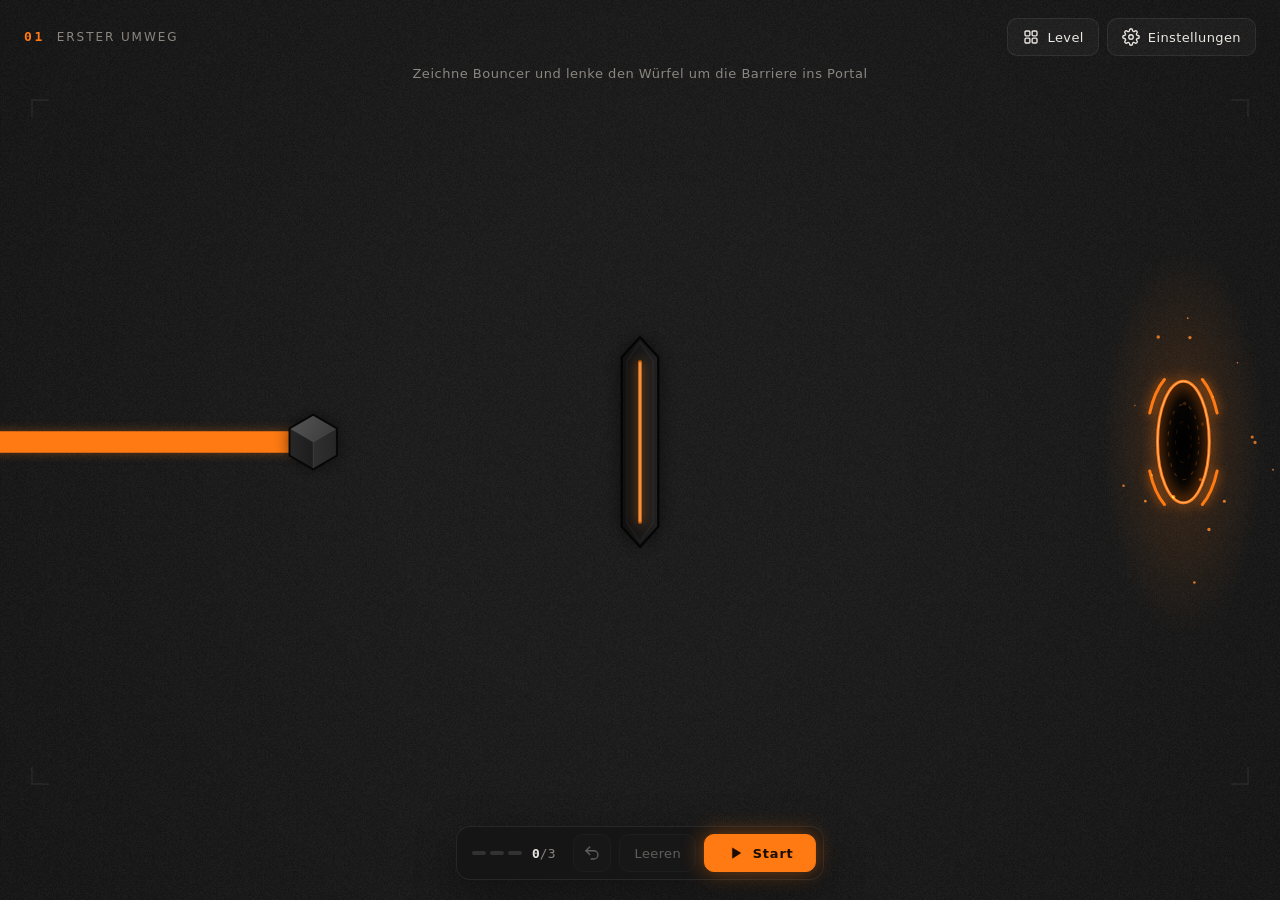
<file: index.html>
<!doctype html>
<html lang="de">
<head>
  <meta charset="utf-8">
  <meta name="viewport" content="width=device-width, initial-scale=1, viewport-fit=cover">
  <meta name="theme-color" content="#161616">
  <title>Bouncer</title>
  <link rel="stylesheet" href="css/style.css">
</head>
<body data-mode="build">
  <canvas id="game" aria-label="Spielfeld: Zeichne Bouncer, um den Würfel ins Portal zu lenken"></canvas>

  <div class="hud">
    <header class="topbar">
      <div class="level-tag">
        <span class="level-num" id="levelNum">01</span>
        <span class="level-name" id="levelName"></span>
      </div>
      <nav class="top-actions" aria-label="Menü">
        <button class="btn btn-ghost" id="btnLevels" type="button" title="Level-Auswahl">
          <svg class="ico" viewBox="0 0 24 24" aria-hidden="true"><rect x="4" y="4" width="6.5" height="6.5" rx="1.5"/><rect x="13.5" y="4" width="6.5" height="6.5" rx="1.5"/><rect x="4" y="13.5" width="6.5" height="6.5" rx="1.5"/><rect x="13.5" y="13.5" width="6.5" height="6.5" rx="1.5"/></svg>
          <span>Level</span>
        </button>
        <button class="btn btn-ghost" id="btnSettings" type="button" title="Einstellungen">
          <svg class="ico" viewBox="0 0 24 24" aria-hidden="true"><circle cx="12" cy="12" r="3"/><path d="M19.4 15a1.65 1.65 0 0 0 .33 1.82l.06.06a2 2 0 1 1-2.83 2.83l-.06-.06a1.65 1.65 0 0 0-1.82-.33 1.65 1.65 0 0 0-1 1.51V21a2 2 0 1 1-4 0v-.09A1.65 1.65 0 0 0 9 19.4a1.65 1.65 0 0 0-1.82.33l-.06.06a2 2 0 1 1-2.83-2.83l.06-.06A1.65 1.65 0 0 0 4.68 15a1.65 1.65 0 0 0-1.51-1H3a2 2 0 1 1 0-4h.09A1.65 1.65 0 0 0 4.6 9a1.65 1.65 0 0 0-.33-1.82l-.06-.06a2 2 0 1 1 2.83-2.83l.06.06A1.65 1.65 0 0 0 9 4.68a1.65 1.65 0 0 0 1-1.51V3a2 2 0 1 1 4 0v.09a1.65 1.65 0 0 0 1 1.51 1.65 1.65 0 0 0 1.82-.33l.06-.06a2 2 0 1 1 2.83 2.83l-.06.06A1.65 1.65 0 0 0 19.4 9a1.65 1.65 0 0 0 1.51 1H21a2 2 0 1 1 0 4h-.09a1.65 1.65 0 0 0-1.51 1z"/></svg>
          <span>Einstellungen</span>
        </button>
      </nav>
    </header>

    <p class="hint" id="hint"></p>
    <p class="rotate-hint">Tipp: Gerät quer halten</p>

    <footer class="controlbar">
      <div class="counter" id="counter" title="Gesetzte Bouncer">
        <span class="pips" id="pips"></span>
        <span class="counter-text"><b id="countUsed">0</b>/<span id="countMax">3</span></span>
      </div>
      <button class="btn btn-ghost btn-icon" id="btnUndo" type="button" title="Letzten Bouncer entfernen (Z)" aria-label="Rückgängig">
        <svg class="ico" viewBox="0 0 24 24" aria-hidden="true"><path d="M9 14 4 9l5-5"/><path d="M4 9h10.5a5.5 5.5 0 0 1 0 11H11"/></svg>
      </button>
      <button class="btn btn-ghost" id="btnClear" type="button" title="Alle Bouncer entfernen">Leeren</button>
      <button class="btn btn-primary" id="btnStart" type="button" title="Start / Stopp (Leertaste)">
        <svg class="ico" id="icoPlay" viewBox="0 0 24 24" aria-hidden="true"><path d="M7 4.5v15l12-7.5z" class="fill"/></svg>
        <svg class="ico" id="icoStop" viewBox="0 0 24 24" aria-hidden="true" style="display:none"><rect x="6" y="6" width="12" height="12" rx="2" class="fill"/></svg>
        <span id="btnStartLabel">Start</span>
      </button>
    </footer>

    <div class="toast" id="toast" role="status" aria-live="polite"></div>
  </div>

  <!-- Level-Auswahl -->
  <div class="modal" data-modal="levels" hidden>
    <div class="modal-backdrop" data-close></div>
    <section class="panel" role="dialog" aria-modal="true" aria-labelledby="levelsTitle" tabindex="-1">
      <header class="panel-head">
        <h2 id="levelsTitle">Level</h2>
        <button class="icon-btn" type="button" data-close aria-label="Schließen">
          <svg class="ico" viewBox="0 0 24 24" aria-hidden="true"><path d="M6 6l12 12M18 6 6 18"/></svg>
        </button>
      </header>
      <div class="level-grid" id="levelGrid"></div>
      <p class="panel-foot">Weitere Level folgen.</p>
    </section>
  </div>

  <!-- Einstellungen -->
  <div class="modal" data-modal="settings" hidden>
    <div class="modal-backdrop" data-close></div>
    <section class="panel" role="dialog" aria-modal="true" aria-labelledby="settingsTitle" tabindex="-1">
      <header class="panel-head">
        <h2 id="settingsTitle">Einstellungen</h2>
        <button class="icon-btn" type="button" data-close aria-label="Schließen">
          <svg class="ico" viewBox="0 0 24 24" aria-hidden="true"><path d="M6 6l12 12M18 6 6 18"/></svg>
        </button>
      </header>

      <div class="settings">
        <label class="row">
          <span class="row-label">Sound</span>
          <input type="checkbox" class="switch" id="setSound">
        </label>
        <label class="row" id="volumeRow">
          <span class="row-label">Lautstärke <small id="volumeValue">70%</small></span>
          <input type="range" id="setVolume" min="0" max="100" step="5">
        </label>
        <label class="row">
          <span class="row-label">Winkel einrasten <small>Bouncer in 15°-Schritten</small></span>
          <input type="checkbox" class="switch" id="setSnap">
        </label>
        <label class="row">
          <span class="row-label">Flugbahn-Vorschau <small>Zeigt die berechnete Bahn</small></span>
          <input type="checkbox" class="switch" id="setPreview">
        </label>
        <label class="row">
          <span class="row-label">Leuchteffekte</span>
          <input type="checkbox" class="switch" id="setGlow">
        </label>
      </div>

      <h3 class="section-title">Steuerung</h3>
      <dl class="keys">
        <dt>Ziehen</dt><dd>Bouncer zeichnen</dd>
        <dt>Klick auf Bouncer</dt><dd>Entfernen</dd>
        <dt><kbd>Leertaste</kbd></dt><dd>Start / Stopp</dd>
        <dt><kbd>Z</kbd></dt><dd>Letzten Bouncer entfernen</dd>
        <dt><kbd>Esc</kbd></dt><dd>Menü schließen</dd>
      </dl>

      <button class="btn btn-ghost btn-block btn-danger" id="btnResetProgress" type="button">Fortschritt zurücksetzen</button>
    </section>
  </div>

  <!-- Level geschafft -->
  <div class="modal" data-modal="win" hidden>
    <div class="modal-backdrop" data-close></div>
    <section class="panel panel-win" role="dialog" aria-modal="true" aria-labelledby="winTitle" tabindex="-1">
      <p class="eyebrow" id="winEyebrow">Level 01</p>
      <h2 id="winTitle">Geschafft</h2>
      <div class="stars" id="winStars"></div>
      <p class="win-stats" id="winStats"></p>
      <div class="panel-actions">
        <button class="btn btn-ghost" id="btnWinLevels" type="button">Level-Auswahl</button>
        <button class="btn btn-primary" id="btnWinRetry" type="button">Nochmal</button>
      </div>
      <p class="panel-foot" id="winNote"></p>
    </section>
  </div>

  <script src="js/geometry.js"></script>
  <script src="js/levels.js"></script>
  <script src="js/physics.js"></script>
  <script src="js/storage.js"></script>
  <script src="js/audio.js"></script>
  <script src="js/render.js"></script>
  <script src="js/ui.js"></script>
  <script src="js/game.js"></script>
  <script src="js/main.js"></script>
</body>
</html>
</file>
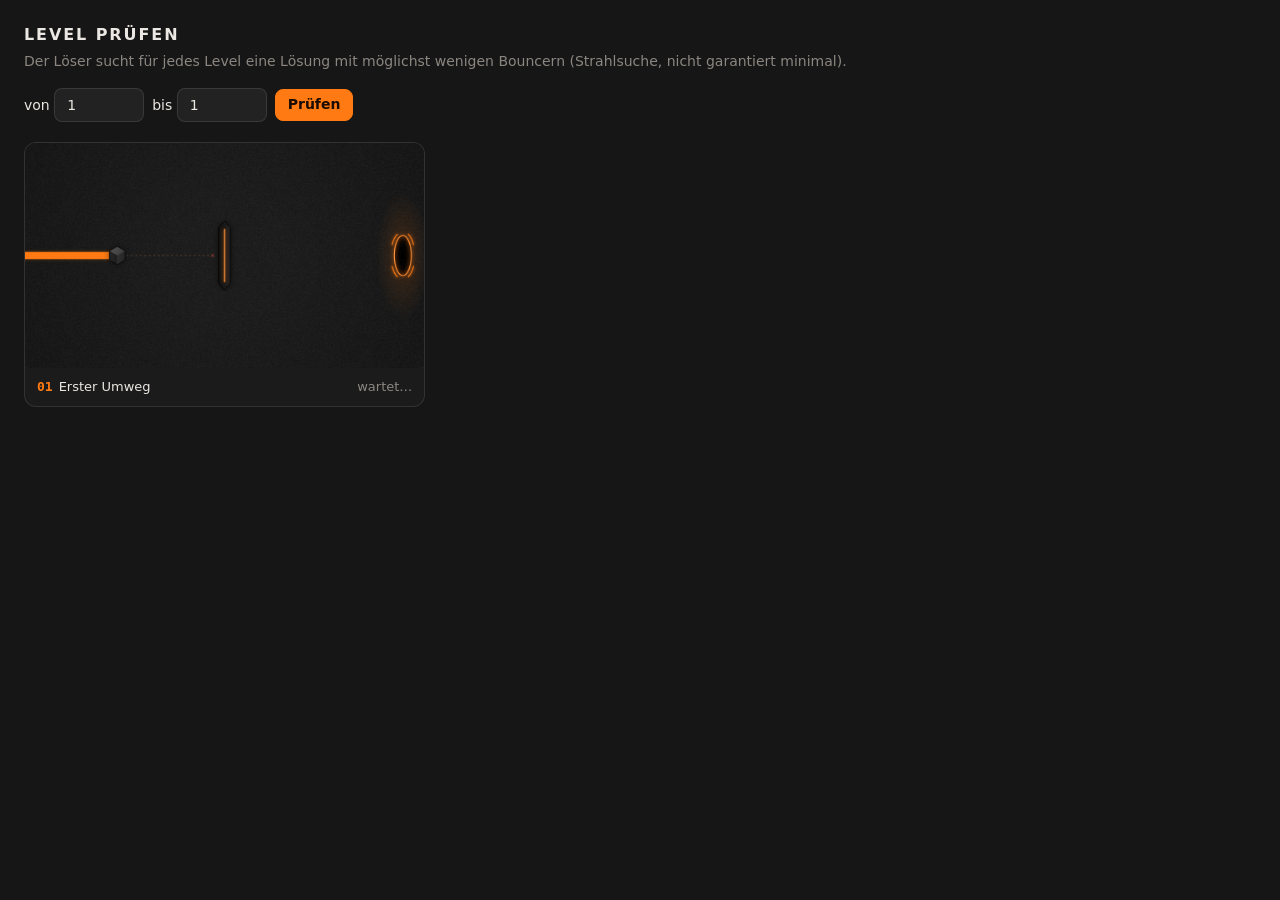
<file: tools/verify.html>
<!doctype html>
<html lang="de">
<head>
  <meta charset="utf-8">
  <meta name="viewport" content="width=device-width, initial-scale=1">
  <title>Bouncer – Level prüfen</title>
  <style>
    :root { color-scheme: dark; --line: rgba(255,255,255,.1); --muted: #8b8680; --accent: #ff7a12; }
    body { margin: 0; padding: 24px; background: #161616; color: #ebe7e2; font: 14px/1.4 -apple-system, system-ui, sans-serif; }
    h1 { font-size: 16px; letter-spacing: .12em; text-transform: uppercase; margin: 0 0 6px; }
    p { color: var(--muted); margin: 0 0 16px; }
    .bar { display: flex; gap: 8px; align-items: center; margin-bottom: 20px; flex-wrap: wrap; }
    button, input { background: #222; color: inherit; border: 1px solid var(--line); border-radius: 8px; height: 32px; padding: 0 12px; font: inherit; }
    button { cursor: pointer; }
    button.primary { background: var(--accent); color: #1a0c02; border-color: var(--accent); font-weight: 600; }
    input { width: 64px; }
    .grid { display: grid; grid-template-columns: repeat(auto-fill, minmax(330px, 1fr)); gap: 14px; }
    .card { border: 1px solid var(--line); border-radius: 12px; overflow: hidden; background: #1b1b1b; }
    .card canvas { display: block; width: 100%; aspect-ratio: 16 / 9; }
    .meta { display: flex; justify-content: space-between; gap: 8px; padding: 10px 12px; font-size: 13px; }
    .meta b { font-family: ui-monospace, Menlo, monospace; color: var(--accent); margin-right: 6px; }
    .ok { color: #8fd18f; } .warn { color: #ffcf6e; } .bad { color: #ff8a80; } .run { color: var(--muted); }
  </style>
</head>
<body>
  <h1>Level prüfen</h1>
  <p>Der Löser sucht für jedes Level eine Lösung mit möglichst wenigen Bouncern (Strahlsuche, nicht garantiert minimal).</p>
  <div class="bar">
    <label>von <input id="from" type="number" min="1" value="1"></label>
    <label>bis <input id="to" type="number" min="1" value="30"></label>
    <button class="primary" id="run">Prüfen</button>
    <span id="status" class="run"></span>
  </div>
  <div class="grid" id="grid"></div>

  <script src="../js/geometry.js"></script>
  <script src="../js/levels.js"></script>
  <script src="../js/physics.js"></script>
  <script src="../js/storage.js"></script>
  <script src="../js/render.js"></script>
  <script src="solver.js"></script>
  <script>
    (function (B) {
      const grid = document.getElementById('grid');
      const status = document.getElementById('status');
      const params = new URLSearchParams(location.search);
      document.getElementById('to').value = params.get('to') || B.LEVELS.length;
      document.getElementById('from').value = params.get('from') || 1;
      window.__results = {};

      function railTrail(level) {
        const c = level.cube;
        return [{ x: c.x - Math.cos(c.angle) * 4000, y: c.y - Math.sin(c.angle) * 4000 }, { x: c.x, y: c.y }];
      }

      function draw(canvas, level, bouncers) {
        const dpr = window.devicePixelRatio || 1;
        canvas.width = 480 * dpr; canvas.height = 270 * dpr;
        const ctx = canvas.getContext('2d');
        const s = (480 / 1600) * dpr;
        const bs = bouncers.map((b) => ({ a: b.a, b: b.b, born: -10, flash: 0 }));
        B.settings.preview = true;
        B.settings.glow = true;
        const g = {
          level, bounds: B.physics.DESIGN_BOUNDS, bouncers: bs, mode: 'build', sim: null,
          trail: railTrail(level), preview: B.physics.predict(level, bs, 16), particles: [], rings: [],
          clock: 0, shake: 0, portalPulse: 0, cubeHidden: false, yaw: Math.PI / 4,
          selected: -1, hover: -1, drag: null, mirrorFlash: [],
        };
        B.render.frame(ctx, { scale: s, ox: 0, oy: 0, dpr }, g);
      }

      // Anteil leicht verwackelter Varianten (±3°, ±6 Einheiten), die noch treffen
      function tolerance(level, bouncers, n = 80) {
        if (!bouncers.length) return 1;
        let ok = 0;
        for (let k = 0; k < n; k++) {
          const pert = bouncers.map((b) => {
            const ang = B.geo.segAngle(b.a, b.b) + (Math.random() - 0.5) * 2 * (3 * Math.PI / 180);
            const s = B.geo.setSegAngle(b.a, b.b, ang);
            const dx = (Math.random() - 0.5) * 12, dy = (Math.random() - 0.5) * 12;
            return { a: { x: s.a.x + dx, y: s.a.y + dy }, b: { x: s.b.x + dx, y: s.b.y + dy } };
          });
          if (B.solver.fullCheck(level, pert, B.physics.DESIGN_BOUNDS)) ok++;
        }
        return ok / n;
      }

      function card(i) {
        const level = B.LEVELS[i];
        const el = document.createElement('div');
        el.className = 'card';
        el.innerHTML = `<canvas></canvas><div class="meta"><span><b>${String(i + 1).padStart(2, '0')}</b>${level.name}</span><span class="run">wartet…</span></div>`;
        grid.appendChild(el);
        draw(el.querySelector('canvas'), level, []);
        return el;
      }

      async function run() {
        const from = Math.max(1, +document.getElementById('from').value) - 1;
        const to = Math.min(B.LEVELS.length, +document.getElementById('to').value);
        grid.innerHTML = '';
        const cards = [];
        for (let i = from; i < to; i++) cards[i] = card(i);
        for (let i = from; i < to; i++) {
          const level = B.LEVELS[i];
          const info = cards[i].querySelector('.meta span:last-child');
          info.textContent = 'sucht…';
          status.textContent = `Level ${i + 1} …`;
          const res = await B.solver.solve(level, {}, (p) => { info.textContent = `Tiefe ${p.depth} · ${p.evaluated}`; });
          const tol = res.solved ? tolerance(level, res.bouncers) : 0;
          window.__results[i + 1] = { name: level.name, par: level.par, found: res.par, solved: res.solved, ms: Math.round(res.ms), tol: Math.round(tol * 100), bouncers: res.bouncers };
          if (res.solved) {
            draw(cards[i].querySelector('canvas'), level, res.bouncers);
            const cls = res.par === level.par ? 'ok' : res.par < level.par ? 'warn' : 'bad';
            info.className = cls;
            info.textContent = `gelöst mit ${res.par} · Par ${level.par} · Toleranz ${Math.round(tol * 100)} %`;
          } else {
            info.className = 'bad';
            info.textContent = `keine Lösung gefunden · ${(res.ms / 1000).toFixed(1)} s`;
          }
        }
        status.textContent = 'fertig';
        window.__done = true;
      }

      document.getElementById('run').addEventListener('click', run);
      if (params.has('auto')) run();
      else for (let i = 0; i < B.LEVELS.length; i++) card(i);
    })(globalThis.Bouncer);
  </script>
</body>
</html>
</file>
<file: css/style.css>
:root {
  --bg: #161616;
  --panel: #1b1b1b;
  --line: rgba(255, 255, 255, 0.08);
  --line-strong: rgba(255, 255, 255, 0.14);
  --text: #ebe7e2;
  --muted: #8b8680;
  --dim: #5a5651;
  --accent: #ff7a12;
  --accent-hi: #ff9a4a;
  --accent-soft: rgba(255, 122, 18, 0.12);
  --accent-glow: rgba(255, 122, 18, 0.45);
  --danger: #ff5a4a;
  --font: -apple-system, BlinkMacSystemFont, "SF Pro Text", "Inter", "Segoe UI", system-ui, sans-serif;
  --mono: "SF Mono", ui-monospace, "JetBrains Mono", Menlo, Consolas, monospace;
  color-scheme: dark;
}

* { box-sizing: border-box; }

html, body {
  margin: 0;
  height: 100%;
  overflow: hidden;
  background: var(--bg);
  color: var(--text);
  font-family: var(--font);
  -webkit-font-smoothing: antialiased;
  user-select: none;
  -webkit-user-select: none;
}

#game {
  position: fixed;
  inset: 0;
  width: 100%;
  height: 100%;
  display: block;
  touch-action: none;
  cursor: crosshair;
}
body:not([data-mode="build"]) #game { cursor: default; }

/* ---------- HUD ---------- */

.hud { position: fixed; inset: 0; pointer-events: none; }
.hud .topbar, .hud .controlbar { pointer-events: auto; }

.topbar {
  position: absolute;
  top: 0; left: 0; right: 0;
  display: flex;
  align-items: center;
  justify-content: space-between;
  gap: 16px;
  padding: max(18px, env(safe-area-inset-top)) 24px 0;
  pointer-events: none !important;
}
.topbar > * { pointer-events: auto; }

.level-tag { display: flex; align-items: baseline; gap: 12px; min-width: 0; }
.level-num {
  font: 600 13px/1 var(--mono);
  letter-spacing: 0.2em;
  color: var(--accent);
}
.level-name {
  font-size: 12px;
  font-weight: 500;
  letter-spacing: 0.16em;
  text-transform: uppercase;
  color: var(--muted);
  white-space: nowrap;
  overflow: hidden;
  text-overflow: ellipsis;
}

.top-actions { display: flex; gap: 8px; }

.hint {
  position: absolute;
  top: 66px;
  left: 16px;
  right: 16px;
  margin: 0;
  text-align: center;
  pointer-events: none;
  font-size: 13px;
  letter-spacing: 0.04em;
  color: var(--muted);
  transition: opacity 0.6s ease;
}
.hint.hidden { opacity: 0; }

.controlbar {
  position: absolute;
  left: 50%;
  bottom: max(20px, env(safe-area-inset-bottom));
  transform: translateX(-50%);
  display: flex;
  align-items: center;
  gap: 8px;
  padding: 7px;
  border-radius: 14px;
  background: rgba(20, 20, 20, 0.72);
  border: 1px solid var(--line);
  backdrop-filter: blur(10px);
  -webkit-backdrop-filter: blur(10px);
  box-shadow: 0 12px 40px rgba(0, 0, 0, 0.35);
}

.counter {
  display: flex;
  align-items: center;
  gap: 10px;
  height: 38px;
  padding: 0 10px 0 8px;
  font: 500 13px/1 var(--mono);
  color: var(--muted);
}
.counter b { color: var(--text); font-weight: 600; }
.counter.full b { color: var(--accent); }
.pips { display: flex; gap: 4px; }
.pip {
  width: 14px; height: 4px;
  border-radius: 2px;
  background: rgba(255, 255, 255, 0.12);
  transition: background 0.2s, box-shadow 0.2s;
}
.pip.on { background: var(--accent); box-shadow: 0 0 8px var(--accent-glow); }

/* ---------- Buttons ---------- */

.btn {
  appearance: none;
  display: inline-flex;
  align-items: center;
  justify-content: center;
  gap: 8px;
  height: 38px;
  padding: 0 14px;
  border-radius: 10px;
  border: 1px solid var(--line);
  background: rgba(255, 255, 255, 0.03);
  color: var(--text);
  font: 500 13px/1 var(--font);
  letter-spacing: 0.03em;
  cursor: pointer;
  transition: background 0.15s, border-color 0.15s, color 0.15s, box-shadow 0.15s, opacity 0.15s;
}
.btn:hover:not(:disabled) {
  border-color: rgba(255, 122, 18, 0.5);
  background: var(--accent-soft);
  color: #fff;
}
.btn:focus-visible, .icon-btn:focus-visible, .level-tile:focus-visible, .switch:focus-visible {
  outline: 2px solid var(--accent);
  outline-offset: 2px;
}
.btn:disabled { opacity: 0.35; cursor: default; }
.btn-icon { width: 38px; padding: 0; }

.btn-primary {
  min-width: 112px;
  padding: 0 20px;
  background: var(--accent);
  border-color: var(--accent);
  color: #1a0c02;
  font-weight: 700;
  letter-spacing: 0.06em;
  box-shadow: 0 0 22px var(--accent-glow);
}
.btn-primary:hover:not(:disabled) {
  background: var(--accent-hi);
  border-color: var(--accent-hi);
  color: #1a0c02;
}
.btn-primary.is-stop {
  background: transparent;
  color: var(--accent);
  box-shadow: none;
  border-color: rgba(255, 122, 18, 0.55);
}
.btn-primary.is-stop:hover:not(:disabled) { background: var(--accent-soft); color: var(--accent-hi); }

.btn-block { width: 100%; }
.btn-danger { color: var(--muted); }
.btn-danger:hover:not(:disabled), .btn-danger.armed {
  color: #ffb3aa;
  border-color: rgba(255, 90, 74, 0.5);
  background: rgba(255, 90, 74, 0.1);
}

.ico {
  width: 18px; height: 18px;
  fill: none;
  stroke: currentColor;
  stroke-width: 1.8;
  stroke-linecap: round;
  stroke-linejoin: round;
  flex: none;
}
.ico .fill { fill: currentColor; stroke: none; }

.icon-btn {
  appearance: none;
  display: grid;
  place-items: center;
  width: 32px; height: 32px;
  border-radius: 8px;
  border: 1px solid transparent;
  background: transparent;
  color: var(--muted);
  cursor: pointer;
}
.icon-btn:hover { color: var(--text); background: rgba(255, 255, 255, 0.05); }

/* ---------- Toast ---------- */

.toast {
  position: absolute;
  left: 50%;
  bottom: 88px;
  transform: translate(-50%, 8px);
  max-width: calc(100% - 32px);
  padding: 10px 16px;
  border-radius: 10px;
  background: rgba(22, 22, 22, 0.94);
  border: 1px solid var(--line-strong);
  font-size: 13px;
  text-align: center;
  opacity: 0;
  pointer-events: none;
  transition: opacity 0.2s, transform 0.2s;
}
.toast.show { opacity: 1; transform: translate(-50%, 0); }
.toast.bad { border-color: rgba(255, 90, 74, 0.4); color: #ffb3aa; }

/* ---------- Modals ---------- */

.modal {
  position: fixed;
  inset: 0;
  z-index: 10;
  display: grid;
  place-items: center;
  padding: 16px;
}
.modal[hidden] { display: none; }

.modal-backdrop {
  position: absolute;
  inset: 0;
  background: rgba(8, 8, 8, 0.6);
  backdrop-filter: blur(6px);
  -webkit-backdrop-filter: blur(6px);
  animation: fade 0.2s ease;
}

.panel {
  position: relative;
  width: min(420px, 100%);
  max-height: calc(100vh - 32px);
  overflow: auto;
  padding: 20px 22px 22px;
  border-radius: 16px;
  background: var(--panel);
  border: 1px solid var(--line);
  box-shadow: 0 30px 80px rgba(0, 0, 0, 0.6);
  animation: pop 0.24s cubic-bezier(0.2, 0.9, 0.3, 1.15);
  outline: none;
  user-select: none;
}

.panel-head {
  display: flex;
  align-items: center;
  justify-content: space-between;
  margin-bottom: 16px;
}
.panel h2 {
  margin: 0;
  font-size: 15px;
  font-weight: 600;
  letter-spacing: 0.12em;
  text-transform: uppercase;
}
.panel-foot {
  margin: 16px 0 0;
  font-size: 12px;
  color: var(--dim);
  text-align: center;
}

/* Level-Auswahl */
.level-grid {
  display: grid;
  grid-template-columns: repeat(4, 1fr);
  gap: 10px;
}
.level-tile {
  appearance: none;
  aspect-ratio: 1;
  display: flex;
  flex-direction: column;
  align-items: center;
  justify-content: center;
  gap: 8px;
  border-radius: 12px;
  border: 1px solid var(--line);
  background: #151515;
  color: var(--text);
  font: 600 20px/1 var(--mono);
  cursor: pointer;
  transition: border-color 0.15s, background 0.15s, transform 0.15s;
}
.level-tile:hover:not(:disabled) {
  border-color: rgba(255, 122, 18, 0.6);
  background: #1a1612;
  transform: translateY(-1px);
}
.level-tile.current {
  border-color: var(--accent);
  box-shadow: inset 0 0 0 1px var(--accent), 0 0 20px rgba(255, 122, 18, 0.15);
}
.level-tile.locked { color: #3b3936; cursor: default; }
.tile-lock .ico, .tile-lock svg {
  width: 14px; height: 14px;
  fill: none; stroke: currentColor; stroke-width: 2;
}
.tile-stars { display: flex; gap: 2px; }

.star svg { width: 12px; height: 12px; fill: #333; display: block; }
.star.on svg { fill: var(--accent); filter: drop-shadow(0 0 4px var(--accent-glow)); }

/* Einstellungen */
.settings { display: flex; flex-direction: column; }
.row {
  display: flex;
  align-items: center;
  justify-content: space-between;
  gap: 16px;
  min-height: 52px;
  padding: 8px 0;
  border-bottom: 1px solid var(--line);
  cursor: pointer;
}
.row-label { display: flex; flex-direction: column; gap: 3px; font-size: 14px; }
.row-label small { font-size: 12px; color: var(--muted); }
.row.disabled { opacity: 0.4; cursor: default; }

.switch {
  appearance: none;
  -webkit-appearance: none;
  position: relative;
  flex: none;
  width: 40px; height: 22px;
  margin: 0;
  border-radius: 11px;
  border: 1px solid var(--line-strong);
  background: #262626;
  cursor: pointer;
  transition: background 0.2s, border-color 0.2s;
}
.switch::after {
  content: "";
  position: absolute;
  top: 2px; left: 2px;
  width: 16px; height: 16px;
  border-radius: 50%;
  background: #6f6b66;
  transition: transform 0.2s, background 0.2s, box-shadow 0.2s;
}
.switch:checked { background: rgba(255, 122, 18, 0.22); border-color: rgba(255, 122, 18, 0.6); }
.switch:checked::after { transform: translateX(18px); background: var(--accent); box-shadow: 0 0 10px var(--accent-glow); }

input[type="range"] {
  width: 150px;
  accent-color: var(--accent);
  cursor: pointer;
}

.section-title {
  margin: 20px 0 8px;
  font-size: 11px;
  font-weight: 600;
  letter-spacing: 0.16em;
  text-transform: uppercase;
  color: var(--dim);
}
.keys {
  display: grid;
  grid-template-columns: auto 1fr;
  align-items: center;
  gap: 8px 16px;
  margin: 0 0 20px;
  font-size: 13px;
}
.keys dt { color: var(--text); }
.keys dd { margin: 0; color: var(--muted); }
kbd {
  display: inline-block;
  padding: 2px 6px;
  border-radius: 5px;
  border: 1px solid var(--line-strong);
  background: #222;
  font: 500 11px/1.4 var(--mono);
  color: var(--text);
}

/* Gewonnen */
.panel-win { text-align: center; width: min(360px, 100%); padding: 28px 24px 22px; }
.eyebrow {
  margin: 0 0 6px;
  font: 600 12px/1 var(--mono);
  letter-spacing: 0.2em;
  color: var(--accent);
  text-transform: uppercase;
}
.panel-win h2 { font-size: 22px; letter-spacing: 0.14em; }
.stars { display: flex; justify-content: center; gap: 10px; margin: 20px 0 12px; }
.stars .star svg { width: 34px; height: 34px; }
.stars .star { animation: starIn 0.4s cubic-bezier(0.2, 0.9, 0.3, 1.4) both; animation-delay: var(--d, 0ms); }
.win-stats { margin: 0 0 20px; font: 500 13px/1 var(--mono); color: var(--muted); }
.panel-actions { display: flex; gap: 10px; justify-content: center; }
.panel-actions .btn { flex: 1; }

@keyframes fade { from { opacity: 0; } }
@keyframes pop { from { opacity: 0; transform: translateY(8px) scale(0.97); } }
@keyframes starIn { from { opacity: 0; transform: scale(0.3) rotate(-30deg); } }

@media (max-width: 640px) {
  .topbar { padding: max(12px, env(safe-area-inset-top)) 16px 0; }
  .top-actions .btn span { display: none; }
  .top-actions .btn { width: 38px; padding: 0; }
  .hint { top: 56px; font-size: 12px; }
  .controlbar { bottom: max(14px, env(safe-area-inset-bottom)); gap: 6px; }
  .counter { padding: 0 6px; gap: 8px; }
  .pip { width: 10px; }
  .btn-primary { min-width: 92px; padding: 0 14px; }
  .toast { bottom: 76px; }
  .level-grid { gap: 8px; }
}

/* Niedrige Fenster (z. B. Handy quer): kompakte Leisten */
@media (max-height: 520px) {
  .topbar { padding-top: max(8px, env(safe-area-inset-top)); }
  .btn { height: 32px; }
  .btn-icon, .top-actions .btn { min-width: 32px; }
  .counter { height: 32px; }
  .hint { top: 44px; font-size: 11px; }
  .controlbar { bottom: max(8px, env(safe-area-inset-bottom)); padding: 5px; }
  .toast { bottom: 56px; }
}

.rotate-hint { display: none; }
@media (orientation: portrait) and (max-width: 640px) {
  .rotate-hint {
    display: block;
    position: absolute;
    left: 0; right: 0;
    bottom: 128px;
    margin: 0;
    text-align: center;
    font-size: 12px;
    letter-spacing: 0.06em;
    color: var(--dim);
    pointer-events: none;
  }
}

@media (prefers-reduced-motion: reduce) {
  *, *::before, *::after { animation: none !important; transition: none !important; }
}
</file>
